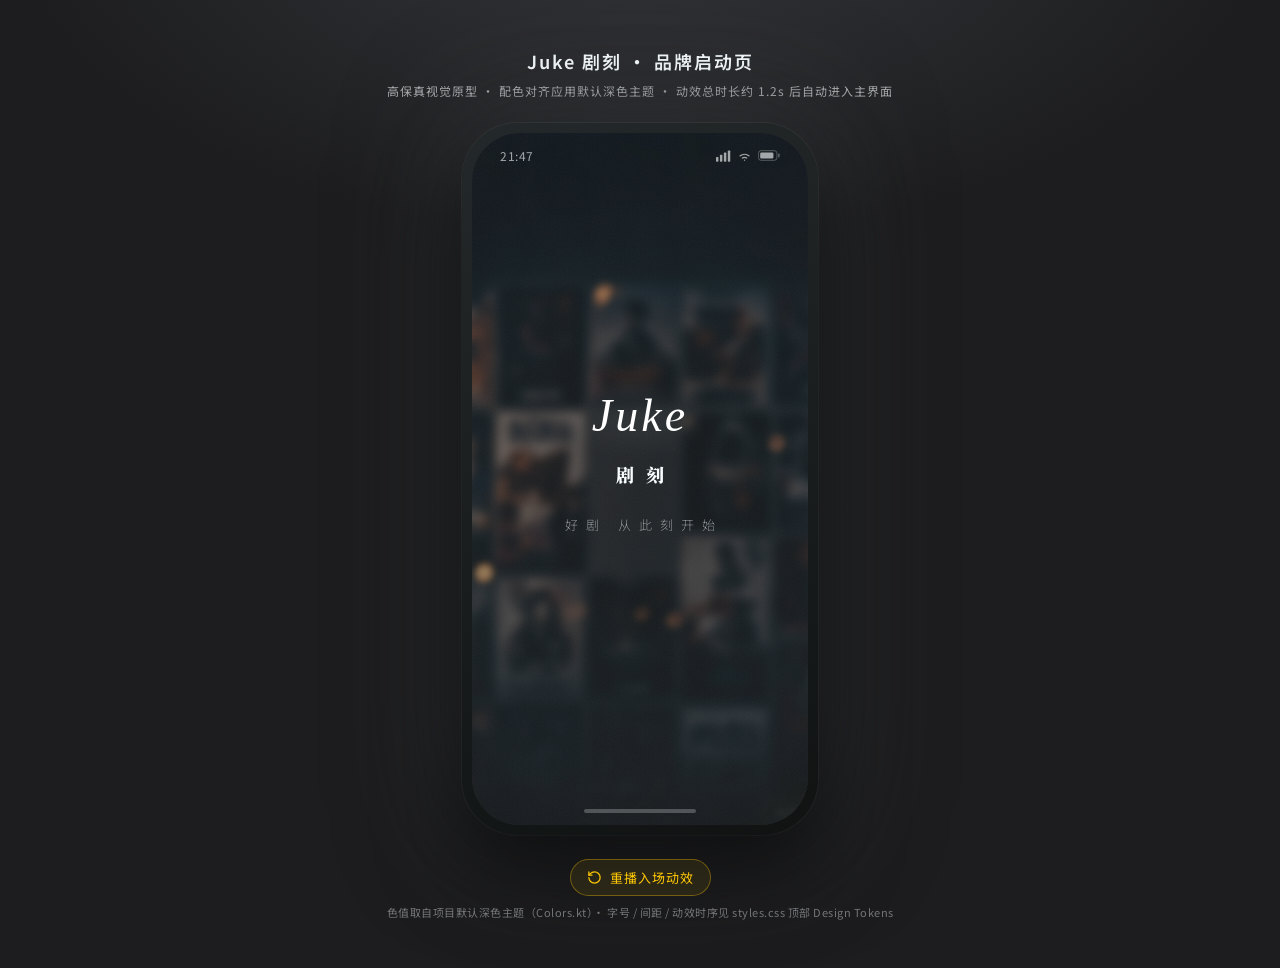
<file: design/juke-splash/index.html>
<!DOCTYPE html>
<html lang="zh-CN">
<head>
<meta charset="UTF-8">
<meta name="viewport" content="width=device-width, initial-scale=1.0">
<title>Juke 剧刻 · 品牌启动页原型</title>
<!-- 中文设计字体（在线预览用；离线时自动回退系统字体，不影响布局） -->
<link rel="preconnect" href="https://fonts.googleapis.com">
<link rel="preconnect" href="https://fonts.gstatic.com" crossorigin>
<link href="https://fonts.googleapis.com/css2?family=Noto+Sans+SC:wght@200&family=Noto+Serif+SC:wght@900&display=swap" rel="stylesheet">
<link rel="stylesheet" href="styles.css">
</head>
<body>
  <main class="stage">
    <header class="stage-head">
      <h1>Juke 剧刻 · 品牌启动页</h1>
      <p>高保真视觉原型 · 配色对齐应用默认深色主题 · 动效总时长约 1.2s 后自动进入主界面</p>
    </header>

    <div class="phone" id="phone">
      <div class="phone-frame">
        <div class="splash is-anim" id="splash">

          <!-- 海报墙背景图（虚化） -->
          <div class="splash-bgimg" aria-hidden="true"></div>

          <!-- 背景氛围层：主题色压暗叠加 / 暗角 / 胶片颗粒 -->
          <div class="splash-bg" aria-hidden="true"></div>
          <div class="splash-vignette" aria-hidden="true"></div>
          <div class="splash-grain" aria-hidden="true"></div>

          <!-- 状态栏（示意） -->
          <div class="statusbar" aria-hidden="true">
            <span class="statusbar-time">21:47</span>
            <span class="statusbar-icons">
              <svg viewBox="0 0 16 12" width="15" height="12" fill="currentColor" aria-hidden="true">
                <rect x="0" y="7" width="2.6" height="5" rx="0.8"/>
                <rect x="4.2" y="4.6" width="2.6" height="7.4" rx="0.8"/>
                <rect x="8.4" y="2.2" width="2.6" height="9.8" rx="0.8"/>
                <rect x="12.6" y="0" width="2.6" height="12" rx="0.8"/>
              </svg>
              <svg viewBox="0 0 24 24" width="15" height="15" fill="none" stroke="currentColor" stroke-width="2" stroke-linecap="round" aria-hidden="true">
                <path d="M5 12.55a11 11 0 0 1 14.08 0"/>
                <path d="M8.53 16.11a6 6 0 0 1 6.95 0"/>
                <circle cx="12" cy="19.4" r="1" fill="currentColor" stroke="none"/>
              </svg>
              <svg viewBox="0 0 25 12" width="22" height="11" aria-hidden="true">
                <rect x="0.5" y="0.5" width="21" height="11" rx="3" fill="none" stroke="currentColor" stroke-opacity="0.5"/>
                <rect x="2.5" y="2.5" width="15" height="7" rx="1.5" fill="currentColor"/>
                <rect x="22.8" y="3.8" width="1.8" height="4.4" rx="0.9" fill="currentColor" fill-opacity="0.5"/>
              </svg>
            </span>
          </div>

          <!-- 品牌主体 -->
          <div class="lockup">
            <h1 class="wordmark">Juke</h1>
            <div class="cn-name">剧刻</div>
            <p class="slogan">好剧 从此刻开始</p>
          </div>

          <!-- Home 指示条（示意） -->
          <div class="home-indicator" aria-hidden="true"></div>
        </div>
      </div>
    </div>

    <div class="stage-actions">
      <button class="replay-btn" id="replayBtn" type="button">
        <svg viewBox="0 0 24 24" width="15" height="15" fill="none" stroke="currentColor" stroke-width="2" stroke-linecap="round" stroke-linejoin="round" aria-hidden="true">
          <path d="M3 12a9 9 0 1 0 9-9 9.75 9.75 0 0 0-6.74 2.74L3 8"/>
          <path d="M3 3v5h5"/>
        </svg>
        重播入场动效
      </button>
      <p class="stage-note">色值取自项目默认深色主题（Colors.kt）· 字号 / 间距 / 动效时序见 styles.css 顶部 Design Tokens</p>
    </div>
  </main>
  <script>
    document.getElementById('replayBtn').addEventListener('click', function () {
      var splash = document.getElementById('splash');
      splash.classList.remove('is-anim');
      void splash.offsetWidth;
      splash.classList.add('is-anim');
    });
  </script>
</body>
</html>
</file>
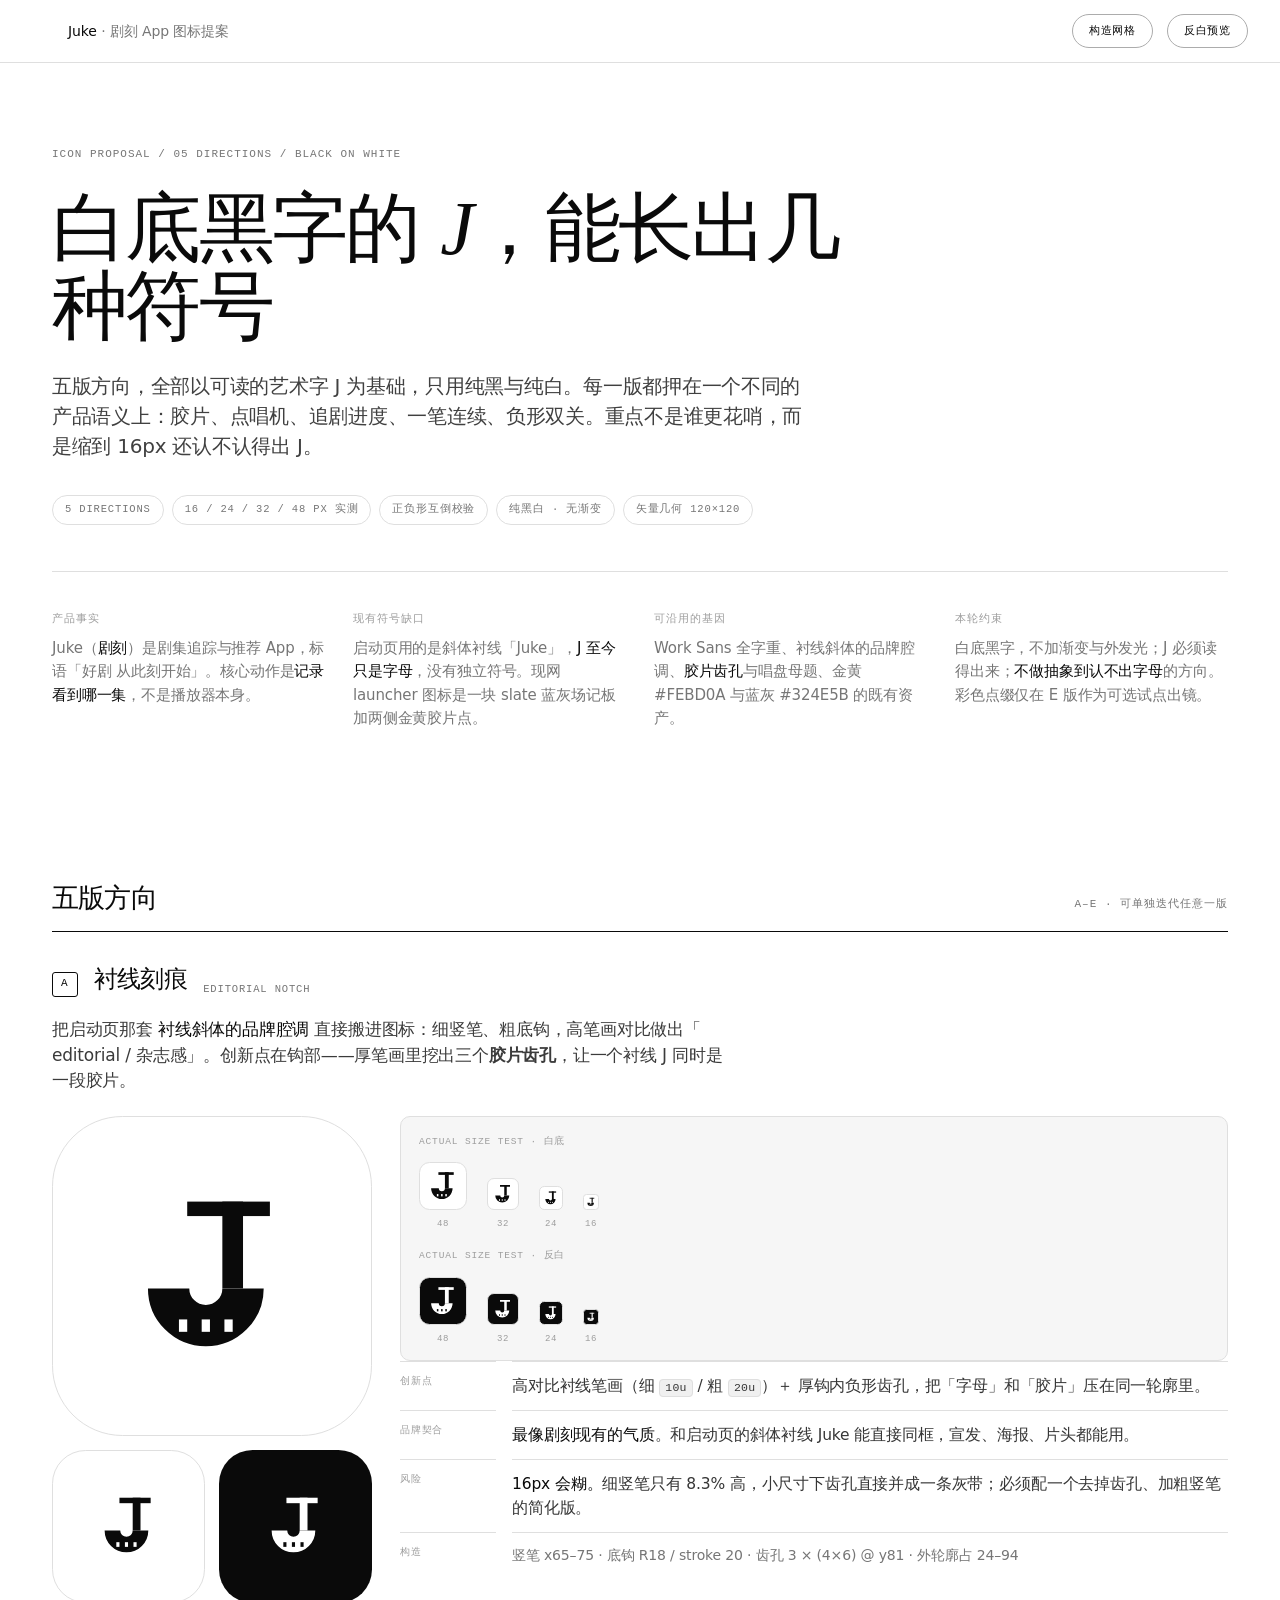
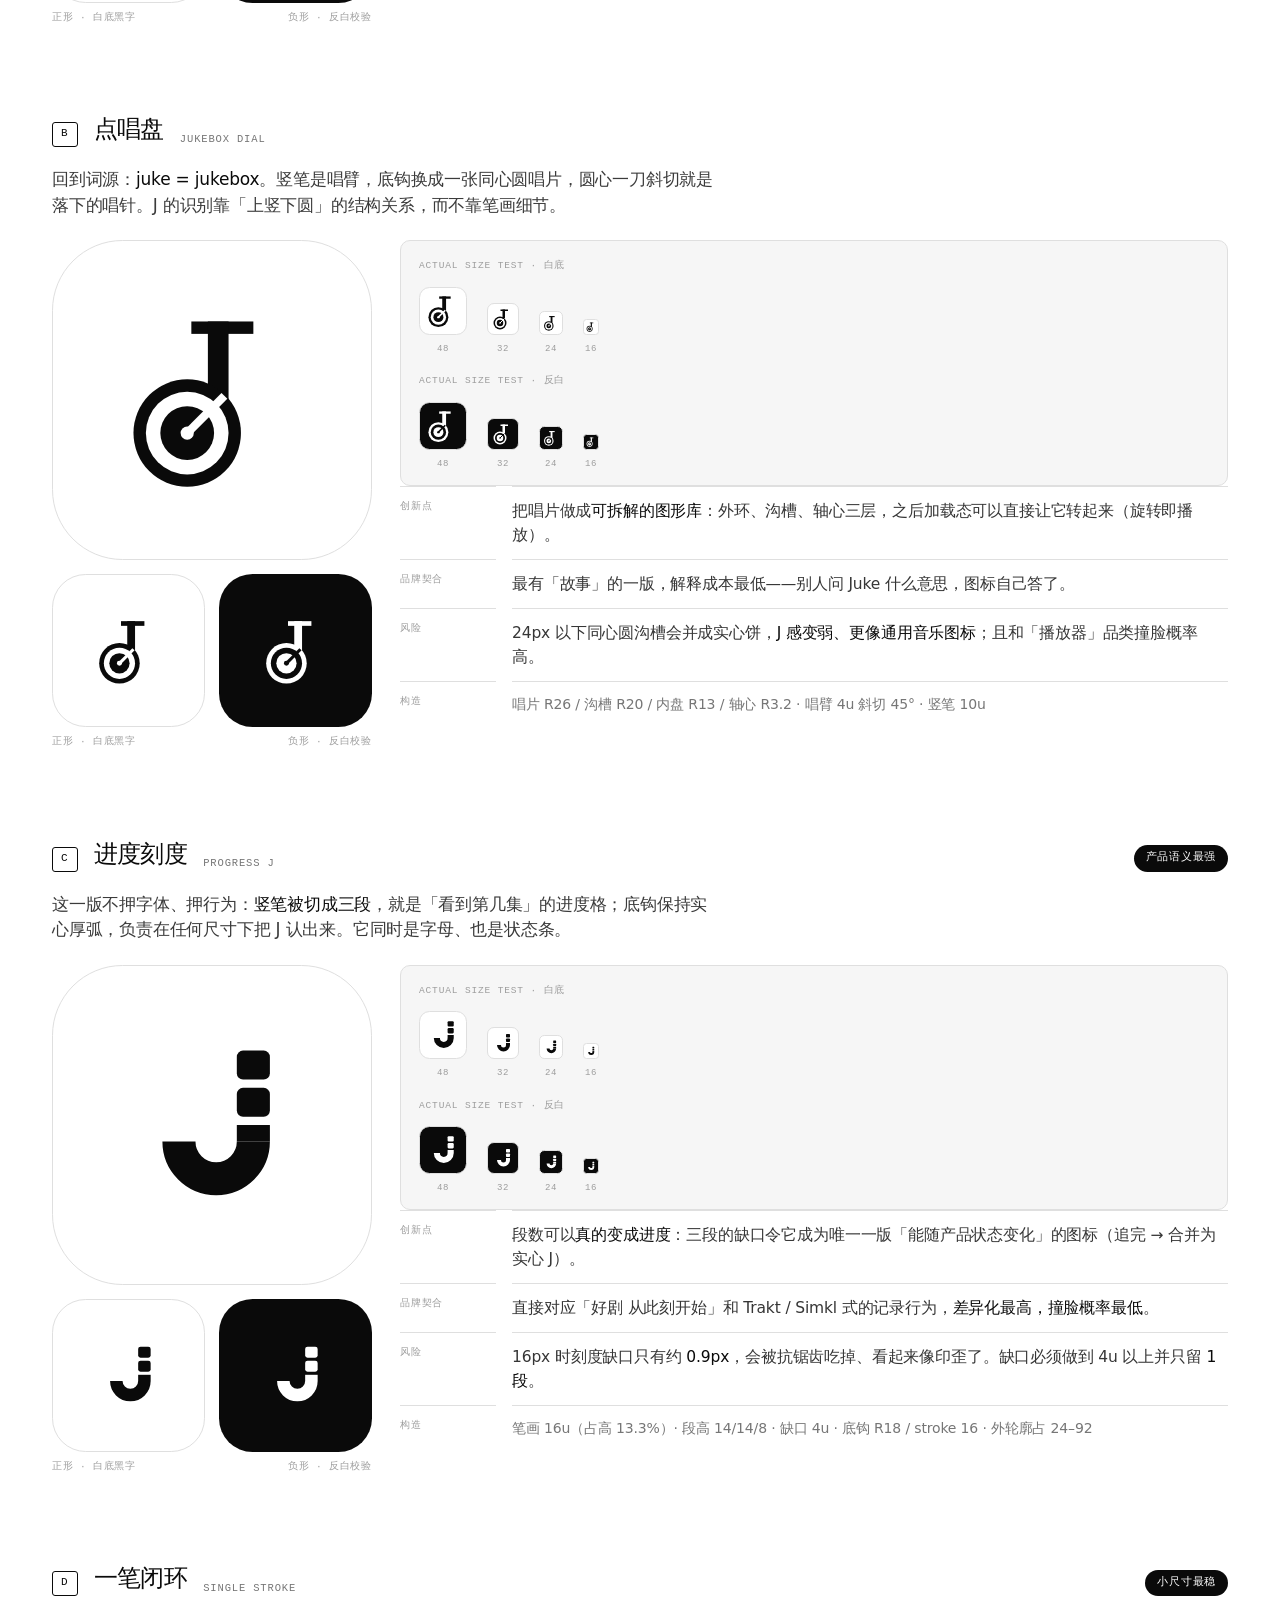
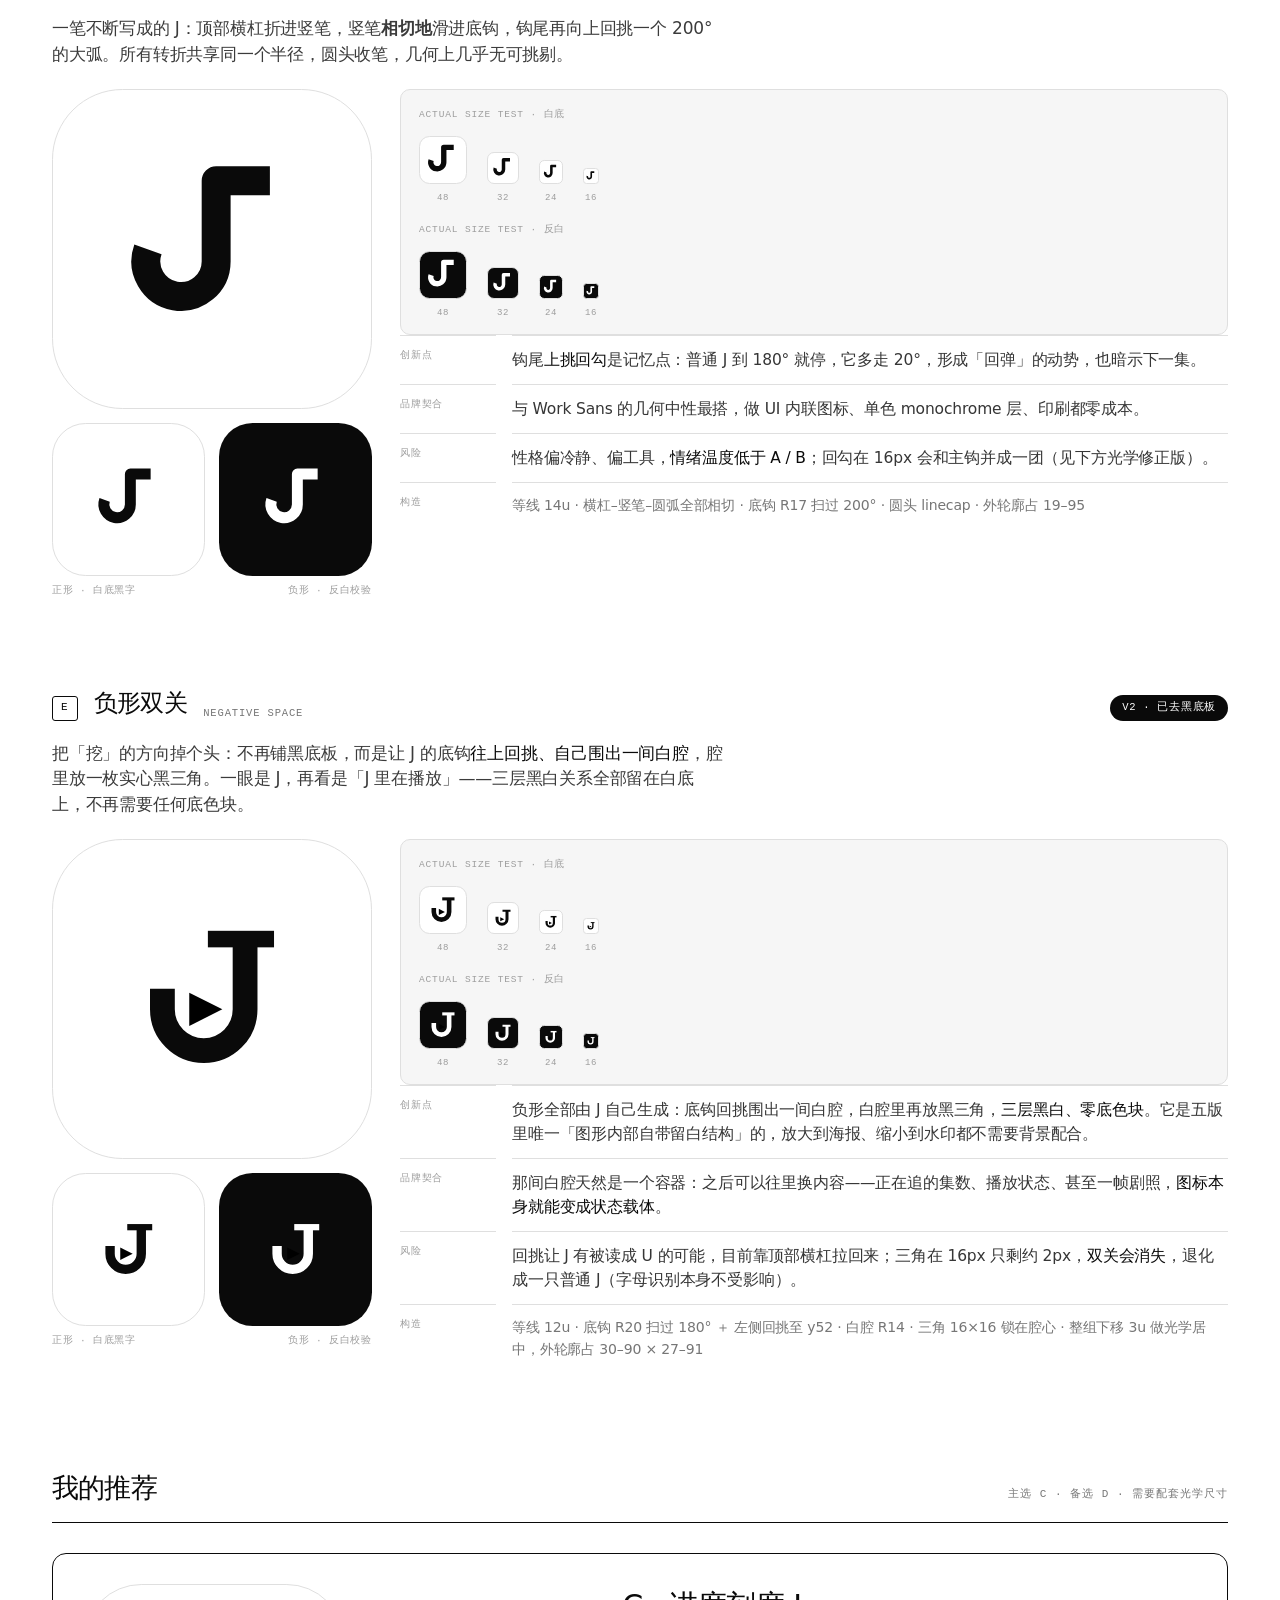
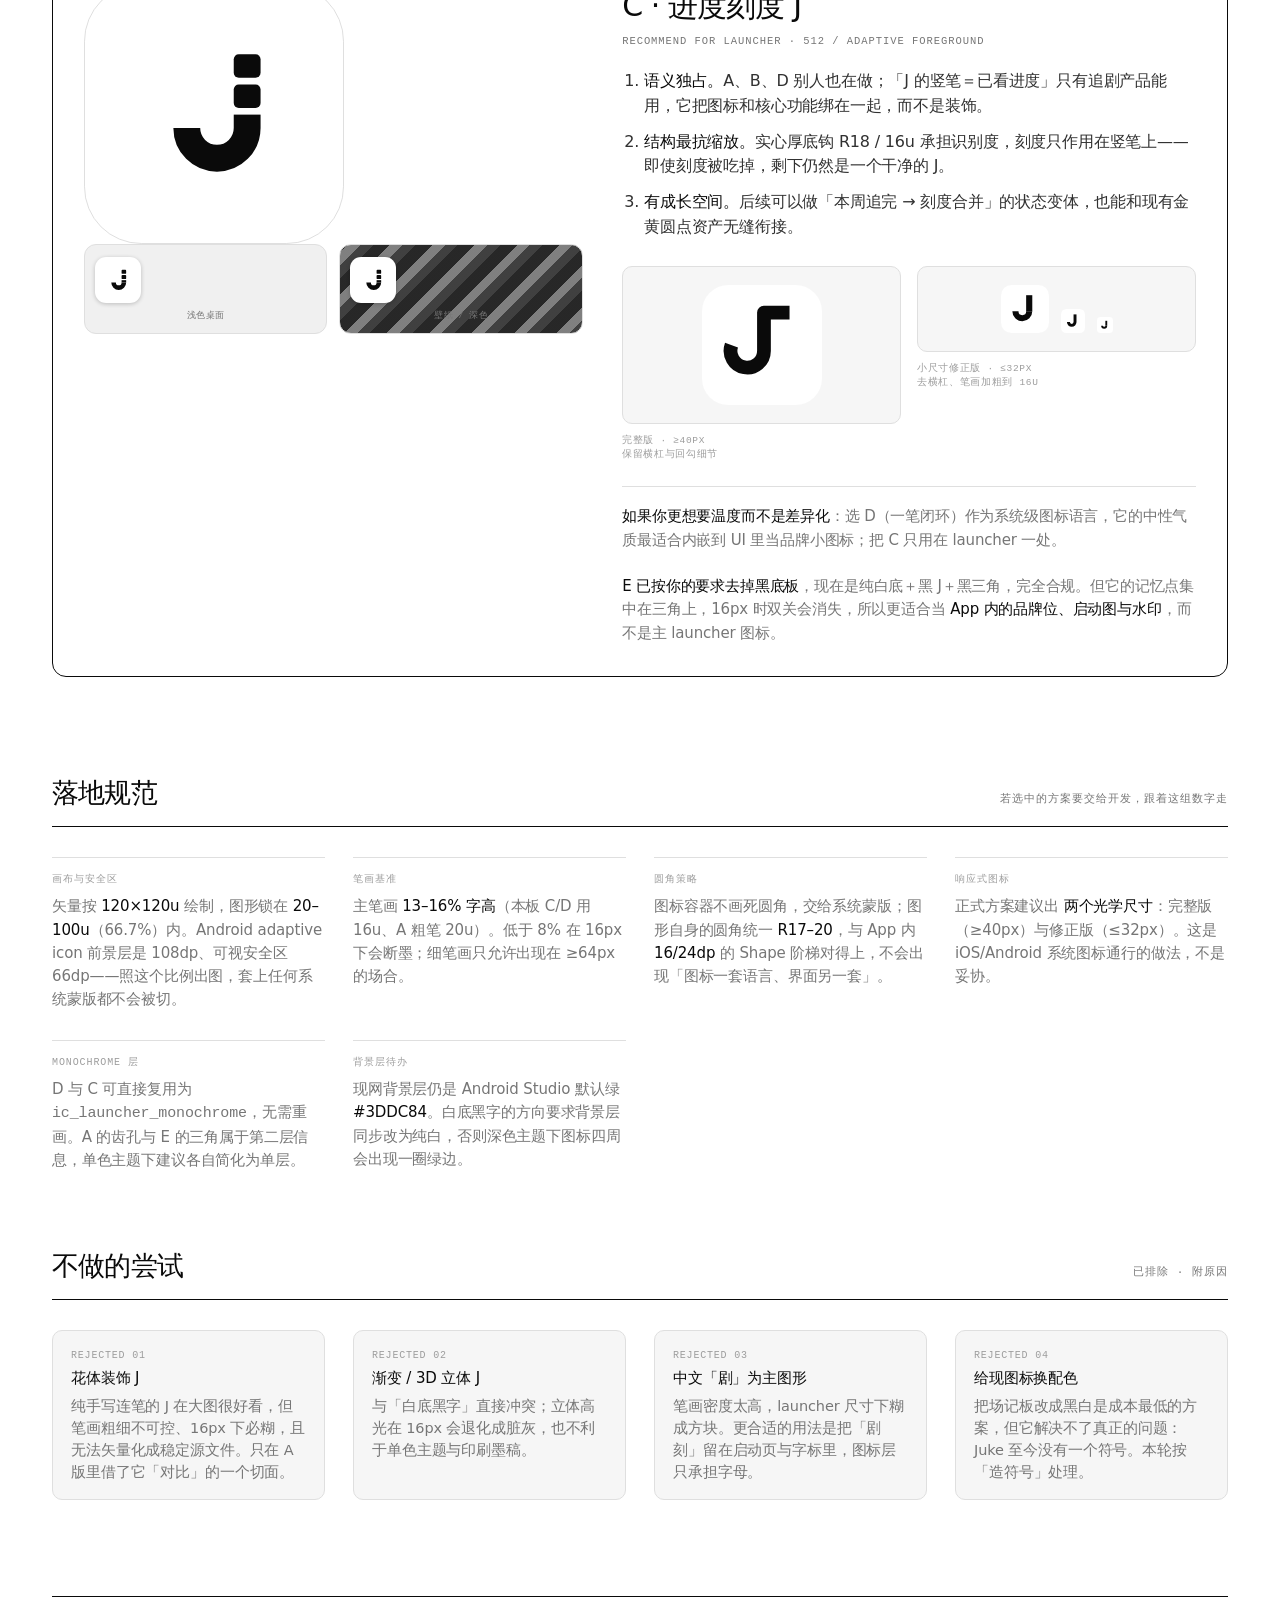
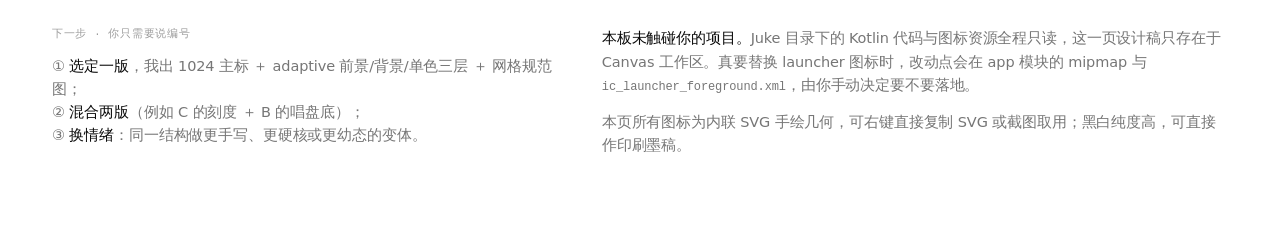
<file: qwenwork/canvas/mvnr5i586kvki7p8/index.html>
<!DOCTYPE html>
<html lang="zh-CN">
<head>
<meta charset="UTF-8">
<meta name="viewport" content="width=device-width, initial-scale=1.0">
<title>Juke · App 图标提案 / 白底黑字艺术字 J</title>
<style>
  /* ---------- seed tokens (all visuals derive from these) ---------- */
  :root {
    --seed-bg: #ffffff;
    --seed-fg: #0a0a0a;
    --seed-accent: #000000;
    --seed-radius: 22%;
    --seed-gap: 28px;
    --seed-grid: 1;

    --paper: var(--seed-bg);
    --ink: var(--seed-fg);
    --accent: var(--seed-accent);

    --hairline: color-mix(in srgb, var(--ink) 13%, var(--paper));
    --hairline-strong: color-mix(in srgb, var(--ink) 34%, var(--paper));
    --muted: color-mix(in srgb, var(--ink) 56%, var(--paper));
    --faint: color-mix(in srgb, var(--ink) 40%, var(--paper));
    --surface: color-mix(in srgb, var(--ink) 3.5%, var(--paper));
    --surface-2: color-mix(in srgb, var(--ink) 6%, var(--paper));
    --glass: color-mix(in srgb, var(--ink) 7%, transparent);

    --font-sans: "figmaSans Fallback", "SF Pro Display", -apple-system, "Segoe UI Variable Display", "Segoe UI", system-ui, "PingFang SC", "Microsoft YaHei", helvetica, sans-serif;
    --font-mono: "figmaMono Fallback", "SF Mono", "Cascadia Mono", "Roboto Mono", menlo, consolas, monospace;
    --font-serif: "Iowan Old Style", "Palatino Linotype", "Songti SC", Georgia, serif;

    --maxw: 1240px;
  }

  body.invert {
    --seed-bg: #0b0b0b;
    --seed-fg: #ffffff;
    --accent: var(--seed-fg);
  }
  body.invert .tile.dark { --tile-paper: var(--seed-fg); --tile-ink: var(--seed-bg); }
  body.invert .tile.light { --tile-paper: var(--seed-fg); --tile-ink: var(--seed-bg); }

  * { box-sizing: border-box; }
  html { -webkit-text-size-adjust: 100%; }

  body {
    margin: 0;
    background: var(--paper);
    color: var(--ink);
    font-family: var(--font-sans);
    font-feature-settings: "kern" 1;
    letter-spacing: -0.16px;
    line-height: 1.45;
    font-weight: 400;
  }

  ::selection { background: var(--ink); color: var(--paper); }

  button:focus-visible, a:focus-visible {
    outline: 2px dashed var(--ink);
    outline-offset: 3px;
  }

  .mono {
    font-family: var(--font-mono);
    text-transform: uppercase;
    letter-spacing: 0.09em;
    font-weight: 400;
  }

  /* ---------- chrome ---------- */
  .bar {
    position: sticky; top: 0; z-index: 40;
    display: flex; align-items: center; gap: 14px;
    padding: 14px 32px;
    background: var(--paper);
    border-bottom: 1px solid var(--hairline);
  }
  .bar-mark { display: flex; align-items: center; gap: 10px; margin-right: auto; }
  .bar-mark svg { width: 26px; height: 26px; display: block; }
  .bar-title { font-size: 14px; letter-spacing: -0.1px; }
  .bar-title b { font-weight: 540; }
  .bar-title span { color: var(--muted); }

  .pill {
    font-family: var(--font-mono);
    text-transform: uppercase; letter-spacing: 0.07em;
    font-size: 11px;
    padding: 8px 16px 9px;
    border-radius: 50px;
    border: 1px solid var(--hairline-strong);
    background: transparent; color: var(--ink);
    cursor: pointer;
    transition: background .16s ease, border-color .16s ease;
  }
  .pill:hover { background: var(--glass); }
  .pill[aria-pressed="true"] { background: var(--ink); color: var(--paper); border-color: var(--ink); }

  .wrap { max-width: var(--maxw); margin: 0 auto; padding: 0 32px; }

  /* ---------- hero ---------- */
  header.hero { padding: 84px 0 44px; }
  .eyebrow { font-size: 11px; color: var(--muted); display: block; margin-bottom: 26px; }
  h1 {
    margin: 0 0 26px;
    font-size: clamp(40px, 6.4vw, 76px);
    line-height: 1.02;
    letter-spacing: -0.035em;
    font-weight: 400;
    max-width: 17ch;
  }
  h1 em { font-style: italic; font-family: var(--font-serif); font-weight: 400; }
  .lede {
    font-size: 20px; line-height: 1.5; letter-spacing: -0.26px;
    font-weight: 340; color: color-mix(in srgb, var(--ink) 78%, var(--paper));
    max-width: 60ch; margin: 0 0 34px;
  }
  .chips { display: flex; flex-wrap: wrap; gap: 8px; }
  .chip {
    font-family: var(--font-mono); font-size: 10.5px; text-transform: uppercase;
    letter-spacing: 0.08em; color: var(--muted);
    border: 1px solid var(--hairline); border-radius: 50px; padding: 6px 12px 7px;
  }

  /* ---------- context strip ---------- */
  .context {
    display: grid; grid-template-columns: repeat(auto-fit, minmax(238px, 1fr));
    gap: var(--seed-gap);
    padding: 40px 0 8px;
    border-top: 1px solid var(--hairline);
    margin-top: 46px;
  }
  .context > div { min-width: 0; }
  .context h3 { margin: 0 0 9px; font-size: 11px; font-weight: 400; color: var(--faint); }
  .context p { margin: 0; font-size: 15px; line-height: 1.55; letter-spacing: -0.14px; font-weight: 330; color: var(--muted); }
  .context p b { color: var(--ink); font-weight: 540; }

  /* ---------- section head ---------- */
  .sec-head {
    display: flex; align-items: baseline; gap: 18px;
    margin: 96px 0 30px; padding-bottom: 14px;
    border-bottom: 1px solid var(--ink);
  }
  .sec-head h2 { margin: 0; font-size: 27px; letter-spacing: -0.028em; font-weight: 450; }
  .sec-head .n { font-family: var(--font-mono); font-size: 11px; color: var(--muted); margin-left: auto; white-space: nowrap; }

  /* ---------- proposal card ---------- */
  .prop { margin-bottom: 88px; scroll-margin-top: 90px; }
  .prop-head { display: flex; align-items: flex-end; gap: 16px; margin-bottom: 20px; flex-wrap: wrap; }
  .prop-code {
    font-family: var(--font-mono); font-size: 11px; letter-spacing: 0.1em;
    border: 1px solid var(--ink); border-radius: 3px; padding: 3px 8px 4px;
  }
  .prop-name { margin: 0; font-size: 24px; letter-spacing: -0.026em; font-weight: 540; }
  .prop-tag { font-family: var(--font-mono); font-size: 10.5px; letter-spacing: 0.08em; text-transform: uppercase; color: var(--muted); }
  .prop-best { margin-left: auto; font-family: var(--font-mono); font-size: 10.5px; letter-spacing: 0.07em; text-transform: uppercase; color: var(--paper); background: var(--ink); border-radius: 50px; padding: 5px 12px 6px; }

  .prop-body {
    display: grid;
    grid-template-columns: minmax(240px, 320px) minmax(280px, 1fr);
    gap: var(--seed-gap);
    align-items: start;
  }

  .stage { display: flex; flex-direction: column; gap: 14px; }

  .tile {
    --tile-paper: var(--paper);
    --tile-ink: var(--ink);
    background: var(--tile-paper);
    border: 1px solid var(--hairline);
    border-radius: var(--seed-radius);
    position: relative;
    display: grid; place-items: center;
    overflow: hidden;
  }
  .tile.dark { --tile-paper: var(--ink); --tile-ink: var(--paper); border-color: transparent; }
  .tile svg { display: block; width: 100%; height: 100%; }
  .tile.hero-tile { aspect-ratio: 1 / 1; }
  .tile.hero-tile svg { width: 78%; height: 78%; }

  .keyline {
    position: absolute; inset: 0; width: 100%; height: 100%;
    opacity: 0; transition: opacity .18s ease; pointer-events: none;
  }
  body.grid .keyline { opacity: var(--seed-grid); }

  .duo { display: grid; grid-template-columns: 1fr 1fr; gap: 14px; }
  .duo .tile { aspect-ratio: 1/1; }
  .duo .tile svg { width: 62%; height: 62%; }
  .duo-cap { display: flex; justify-content: space-between; font-family: var(--font-mono); font-size: 9.5px; letter-spacing: 0.08em; text-transform: uppercase; color: var(--faint); margin-top: -6px; }

  .sizes {
    border: 1px solid var(--hairline);
    border-radius: 10px;
    background: var(--surface);
    padding: 18px 18px 14px;
  }
  .sizes > span { display: block; font-family: var(--font-mono); font-size: 9.5px; letter-spacing: 0.09em; text-transform: uppercase; color: var(--faint); margin-bottom: 14px; }
  .size-row { display: flex; align-items: flex-end; gap: 20px; flex-wrap: wrap; }
  .size-item { display: flex; flex-direction: column; align-items: center; gap: 8px; }
  .size-item .tile { border: 1px solid var(--hairline); }
  .size-item .tile svg { width: 100%; height: 100%; }
  .size-item .lbl { font-family: var(--font-mono); font-size: 9px; letter-spacing: 0.06em; color: var(--faint); }
  .s16 { width: 16px; height: 16px; } .s24 { width: 24px; height: 24px; }
  .s32 { width: 32px; height: 32px; } .s48 { width: 48px; height: 48px; }

  .launch {
    display: grid; grid-template-columns: 1fr 1fr; gap: 12px;
  }
  .launch .scr {
    border-radius: 12px; padding: 12px 10px 10px;
    background: var(--surface-2);
    border: 1px solid var(--hairline);
  }
  /* 模拟"杂乱壁纸"：用斜向硬边条纹代替柔和光斑，避免通用 AI 玻璃球质感 */
  .launch .scr.photo {
    background:
      repeating-linear-gradient(
        -45deg,
        color-mix(in srgb, var(--ink) 78%, var(--paper)) 0 9px,
        color-mix(in srgb, var(--ink) 52%, var(--paper)) 9px 18px,
        color-mix(in srgb, var(--ink) 88%, var(--paper)) 18px 30px
      );
  }
  .launch .scr.photo .tile { border-color: transparent; }
  .launch .ic { width: 46px; height: 46px; }
  .launch .ic .tile { width: 100%; height: 100%; border-radius: 24%; border-color: transparent; box-shadow: 0 1px 4px color-mix(in srgb, var(--ink) 22%, transparent); }
  .launch .cap { font-family: var(--font-mono); font-size: 8.5px; letter-spacing: 0.04em; text-transform: uppercase; color: var(--muted); margin-top: 7px; text-align: center; }

  .notes dl { margin: 0; display: grid; grid-template-columns: 96px 1fr; gap: 0 16px; }
  .notes dt {
    font-family: var(--font-mono); font-size: 10px; letter-spacing: 0.08em; text-transform: uppercase;
    color: var(--faint); padding: 13px 0 13px; border-top: 1px solid var(--hairline);
  }
  .notes dd {
    margin: 0; padding: 12px 0; border-top: 1px solid var(--hairline);
    font-size: 15.5px; line-height: 1.55; letter-spacing: -0.16px; font-weight: 330;
    color: color-mix(in srgb, var(--ink) 82%, var(--paper));
  }
  .notes dd b { font-weight: 540; color: var(--ink); }
  .notes dd code {
    font-family: var(--font-mono); font-size: 11.5px; letter-spacing: 0.02em;
    background: var(--surface-2); border: 1px solid var(--hairline); border-radius: 4px; padding: 1px 5px 2px;
  }
  .notes .spec { color: var(--muted); font-size: 14px; }
  .notes .risk b { color: var(--ink); }

  .prop-concept {
    font-size: 17px; line-height: 1.5; letter-spacing: -0.2px; font-weight: 330;
    color: color-mix(in srgb, var(--ink) 80%, var(--paper));
    margin: 0 0 22px; max-width: 62ch;
  }
  .prop-concept strong { font-weight: 540; color: var(--ink); }

  /* ---------- recommendation ---------- */
  .rec {
    display: grid; grid-template-columns: minmax(280px, 1fr) minmax(300px, 1.15fr);
    gap: calc(var(--seed-gap) * 1.4);
    align-items: start;
    border: 1px solid var(--ink); border-radius: 14px;
    padding: calc(var(--seed-gap) * 1.1);
  }
  .rec-left .tile { aspect-ratio: 1/1; max-width: 260px; }
  .rec-left .tile svg { width: 78%; height: 78%; }
  .rec h3 { margin: 0 0 6px; font-size: 30px; letter-spacing: -0.03em; font-weight: 450; }
  .rec .sub { font-family: var(--font-mono); font-size: 10.5px; letter-spacing: 0.09em; text-transform: uppercase; color: var(--muted); margin-bottom: 20px; }
  .rec ol { margin: 0 0 26px; padding-left: 22px; }
  .rec li { font-size: 16px; line-height: 1.55; letter-spacing: -0.18px; font-weight: 330; margin-bottom: 11px; color: color-mix(in srgb, var(--ink) 84%, var(--paper)); }
  .rec li b { font-weight: 540; color: var(--ink); }
  .rec .alt { border-top: 1px solid var(--hairline); padding-top: 18px; font-size: 15px; line-height: 1.55; font-weight: 330; color: var(--muted); }
  .rec .alt b { color: var(--ink); font-weight: 540; }

  .optical { display: grid; grid-template-columns: 1fr 1fr; gap: 16px; }
  .optical figure { margin: 0; }
  .optical .frame { border: 1px solid var(--hairline); border-radius: 10px; background: var(--surface); padding: 18px; display: grid; place-items: center; }
  .optical .frame .tile { border-color: transparent; }
  .optical figcaption { font-family: var(--font-mono); font-size: 9.5px; letter-spacing: 0.07em; text-transform: uppercase; color: var(--faint); margin-top: 10px; line-height: 1.5; }
  .optical .o-big { width: 120px; height: 120px; }
  .optical .o-small { display: flex; gap: 12px; align-items: flex-end; }

  /* ---------- spec ---------- */
  .spec-grid { display: grid; grid-template-columns: repeat(auto-fit, minmax(215px, 1fr)); gap: var(--seed-gap); }
  .spec-grid > div { border-top: 1px solid var(--hairline); padding-top: 15px; }
  .spec-grid h4 { margin: 0 0 8px; font-family: var(--font-mono); font-size: 10px; letter-spacing: 0.09em; text-transform: uppercase; color: var(--faint); font-weight: 400; }
  .spec-grid p { margin: 0; font-size: 15px; line-height: 1.55; letter-spacing: -0.14px; font-weight: 330; color: var(--muted); }
  .spec-grid p b { color: var(--ink); font-weight: 540; }

  .reject { display: grid; grid-template-columns: repeat(auto-fit, minmax(250px, 1fr)); gap: var(--seed-gap); margin-top: 8px; }
  .reject div { border: 1px solid var(--hairline); border-radius: 10px; padding: 18px 18px 16px; background: var(--surface); }
  .reject h5 { margin: 0 0 7px; font-size: 15px; font-weight: 540; letter-spacing: -0.14px; }
  .reject h5 span { font-family: var(--font-mono); font-size: 10px; letter-spacing: 0.08em; text-transform: uppercase; color: var(--faint); display: block; margin-bottom: 4px; font-weight: 400; }
  .reject p { margin: 0; font-size: 14.5px; line-height: 1.5; letter-spacing: -0.12px; font-weight: 330; color: var(--muted); }

  footer {
    margin-top: 96px; border-top: 1px solid var(--ink);
    padding: 30px 0 84px;
    display: grid; grid-template-columns: minmax(0,1fr) minmax(0,1.2fr); gap: var(--seed-gap);
    align-items: start;
  }
  footer p { margin: 0; font-size: 14.5px; line-height: 1.6; letter-spacing: -0.12px; font-weight: 330; color: var(--muted); }
  footer p b { color: var(--ink); font-weight: 540; }
  footer .next { font-family: var(--font-mono); font-size: 10.5px; letter-spacing: 0.07em; text-transform: uppercase; color: var(--faint); margin-bottom: 12px; }

  @media (max-width: 900px) {
    .wrap { padding: 0 20px; }
    .bar { padding: 12px 20px; }
    .prop-body { grid-template-columns: 1fr; }
    .rec { grid-template-columns: 1fr; }
    footer { grid-template-columns: 1fr; }
    .notes dl { grid-template-columns: 1fr; }
    .notes dt { padding-bottom: 0; border-top: none; margin-top: 14px; }
    header.hero { padding-top: 52px; }
  }
</style>
</head>
<body>

<!-- ============ glyph source (inline SVG, hand-drawn geometry) ============ -->
<svg width="0" height="0" aria-hidden="true" style="position:absolute" focusable="false">
  <defs>

    <!-- A · 衬线刻痕 J -->
    <symbol id="gA" viewBox="0 0 120 120">
      <rect class="ink" x="48" y="24" width="40" height="7"/>
      <rect class="ink" x="65" y="24" width="10" height="42"/>
      <path class="inkS" d="M75 66 A18 18 0 0 1 39 66" stroke-width="20"/>
      <rect class="cut" x="44" y="81" width="4" height="6"/>
      <rect class="cut" x="55" y="81" width="4" height="6"/>
      <rect class="cut" x="66" y="81" width="4" height="6"/>
    </symbol>

    <!-- B · 点唱盘 J -->
    <symbol id="gB" viewBox="0 0 120 120">
      <rect class="ink" x="50" y="22" width="30" height="6"/>
      <rect class="ink" x="58" y="22" width="10" height="48"/>
      <circle class="ink" cx="48" cy="76" r="26"/>
      <circle class="cut" cx="48" cy="76" r="20"/>
      <circle class="ink" cx="48" cy="76" r="13"/>
      <path class="cutS" d="M48 76 L66 58" stroke-width="4"/>
      <circle class="cut" cx="48" cy="76" r="3.2"/>
    </symbol>

    <!-- C · 进度刻度 J -->
    <symbol id="gC" viewBox="0 0 120 120">
      <rect class="ink" x="72" y="24" width="16" height="14" rx="3"/>
      <rect class="ink" x="72" y="42" width="16" height="14" rx="3"/>
      <rect class="ink" x="72" y="60" width="16" height="8"/>
      <path class="inkS" d="M80 68 A18 18 0 0 1 44 68" stroke-width="16"/>
    </symbol>

    <!-- D · 一笔闭环 J -->
    <symbol id="gD" viewBox="0 0 120 120">
      <path class="inkS" d="M88 27 H62 V66 A17 17 0 1 1 29 60.2" stroke-width="14" stroke-linecap="round" stroke-linejoin="round"/>
    </symbol>

    <!-- D-mini · 小尺寸光学修正版 -->
    <symbol id="gDm" viewBox="0 0 120 120">
      <rect class="ink" x="63" y="24" width="16" height="42"/>
      <path class="inkS" d="M71 66 A18 18 0 0 1 35 66" stroke-width="16"/>
    </symbol>

    <!-- E · 负形双关 J（无黑底板 · 纯白底黑字） -->
    <symbol id="gE" viewBox="0 0 120 120">
      <g transform="translate(2 3)">
        <rect class="ink" x="56" y="24" width="32" height="8"/>
        <path class="inkS" d="M74 28 V62 A20 20 0 0 1 34 62 V52" stroke-width="12" stroke-linejoin="round"/>
        <path class="acc" d="M47 54 L63 62 L47 70 Z"/>
      </g>
    </symbol>

    <!-- keyline overlay -->
    <symbol id="key" viewBox="0 0 120 120">
      <g fill="none" stroke="currentColor" stroke-width="0.5">
        <rect x="20" y="20" width="80" height="80"/>
        <rect x="14" y="14" width="92" height="92" stroke-dasharray="2 2"/>
        <circle cx="60" cy="60" r="40"/>
        <circle cx="60" cy="60" r="28" stroke-dasharray="2 2"/>
        <path d="M60 12 V108 M12 60 H108"/>
        <path d="M20 20 L100 100 M100 20 L20 100" stroke-dasharray="1.5 2.5"/>
      </g>
    </symbol>
  </defs>
</svg>

<style>
  .ink { fill: var(--tile-ink); }
  .cut { fill: var(--tile-paper); }
  .inkS { fill: none; stroke: var(--tile-ink); stroke-linecap: butt; }
  .cutS { fill: none; stroke: var(--tile-paper); stroke-linecap: butt; }
  .acc { fill: var(--accent); }
  /* 反白面上强调色回落到墨色，避免纯黑强调在深色底上消失 */
  .tile.dark .acc { fill: var(--tile-ink); }
  .tile { color: color-mix(in srgb, var(--ink) 55%, var(--paper)); }
</style>

<!-- ============ chrome ============ -->
<div class="bar" data-component="proposal-toolbar">
  <div class="bar-mark">
    <svg viewBox="0 0 120 120" aria-hidden="true"><use href="#gD"/></svg>
    <div class="bar-title"><b>Juke</b> <span>· 剧刻 App 图标提案</span></div>
  </div>
  <button class="pill" id="tGrid" aria-pressed="false">构造网格</button>
  <button class="pill" id="tInv" aria-pressed="false">反白预览</button>
</div>

<div class="wrap">
<main>

  <!-- ============ hero ============ -->
  <header class="hero" data-component="proposal-header">
    <span class="eyebrow mono">Icon proposal / 05 directions / black on white</span>
    <h1>白底黑字的 <em>J</em>，能长出几种符号</h1>
    <p class="lede">五版方向，全部以可读的艺术字 J 为基础，只用纯黑与纯白。每一版都押在一个不同的产品语义上：胶片、点唱机、追剧进度、一笔连续、负形双关。重点不是谁更花哨，而是<strong style="font-weight:540">缩到 16px 还认不认得出 J</strong>。</p>
    <div class="chips">
      <span class="chip">5 directions</span>
      <span class="chip">16 / 24 / 32 / 48 px 实测</span>
      <span class="chip">正负形互倒校验</span>
      <span class="chip">纯黑白 · 无渐变</span>
      <span class="chip">矢量几何 120×120</span>
    </div>

    <div class="context" data-component="project-context">
      <div>
        <h3 class="mono">产品事实</h3>
        <p>Juke（<b>剧刻</b>）是剧集追踪与推荐 App，标语「好剧 从此刻开始」。核心动作是<b>记录看到哪一集</b>，不是播放器本身。</p>
      </div>
      <div>
        <h3 class="mono">现有符号缺口</h3>
        <p>启动页用的是斜体衬线「Juke」，<b>J 至今只是字母</b>，没有独立符号。现网 launcher 图标是一块 slate 蓝灰场记板加两侧金黄胶片点。</p>
      </div>
      <div>
        <h3 class="mono">可沿用的基因</h3>
        <p>Work Sans 全字重、衬线斜体的品牌腔调、<b>胶片齿孔</b>与唱盘母题、金黄 #FEBD0A 与蓝灰 #324E5B 的既有资产。</p>
      </div>
      <div>
        <h3 class="mono">本轮约束</h3>
        <p>白底黑字，不加渐变与外发光；J 必须读得出来；<b>不做抽象到认不出字母</b>的方向。彩色点缀仅在 E 版作为可选试点出镜。</p>
      </div>
    </div>
  </header>

  <!-- ============ proposals ============ -->
  <section data-component="proposal-list">
    <div class="sec-head">
      <h2>五版方向</h2>
      <span class="n mono">A–E · 可单独迭代任意一版</span>
    </div>

    <!-- A -->
    <article class="prop" data-component="proposal-a">
      <div class="prop-head">
        <span class="prop-code mono">A</span>
        <h3 class="prop-name">衬线刻痕</h3>
        <span class="prop-tag mono">editorial notch</span>
      </div>
      <p class="prop-concept">把启动页那套 <strong>衬线斜体的品牌腔调</strong> 直接搬进图标：细竖笔、粗底钩，高笔画对比做出「 editorial / 杂志感」。创新点在钩部——厚笔画里挖出三个<b>胶片齿孔</b>，让一个衬线 J 同时是一段胶片。</p>
      <div class="prop-body">
        <div class="stage">
          <div class="tile hero-tile">
            <svg viewBox="0 0 120 120" role="img" aria-label="方案 A 衬线刻痕 J 图标"><use href="#gA"/></svg>
            <svg class="keyline" viewBox="0 0 120 120" aria-hidden="true"><use href="#key"/></svg>
          </div>
          <div class="duo">
            <div class="tile light"><svg viewBox="0 0 120 120" aria-hidden="true"><use href="#gA"/></svg></div>
            <div class="tile dark"><svg viewBox="0 0 120 120" aria-hidden="true"><use href="#gA"/></svg></div>
          </div>
          <div class="duo-cap"><span>正形 · 白底黑字</span><span>负形 · 反白校验</span></div>
        </div>
        <div class="notes">
          <div class="sizes" data-component="size-test">
            <span>Actual size test · 白底</span>
            <div class="size-row">
              <div class="size-item"><div class="tile s48"><svg viewBox="0 0 120 120" aria-hidden="true"><use href="#gA"/></svg></div><span class="lbl mono">48</span></div>
              <div class="size-item"><div class="tile s32"><svg viewBox="0 0 120 120" aria-hidden="true"><use href="#gA"/></svg></div><span class="lbl mono">32</span></div>
              <div class="size-item"><div class="tile s24"><svg viewBox="0 0 120 120" aria-hidden="true"><use href="#gA"/></svg></div><span class="lbl mono">24</span></div>
              <div class="size-item"><div class="tile s16"><svg viewBox="0 0 120 120" aria-hidden="true"><use href="#gA"/></svg></div><span class="lbl mono">16</span></div>
            </div>
            <span style="margin-top:18px">Actual size test · 反白</span>
            <div class="size-row">
              <div class="size-item"><div class="tile dark s48"><svg viewBox="0 0 120 120" aria-hidden="true"><use href="#gA"/></svg></div><span class="lbl mono">48</span></div>
              <div class="size-item"><div class="tile dark s32"><svg viewBox="0 0 120 120" aria-hidden="true"><use href="#gA"/></svg></div><span class="lbl mono">32</span></div>
              <div class="size-item"><div class="tile dark s24"><svg viewBox="0 0 120 120" aria-hidden="true"><use href="#gA"/></svg></div><span class="lbl mono">24</span></div>
              <div class="size-item"><div class="tile dark s16"><svg viewBox="0 0 120 120" aria-hidden="true"><use href="#gA"/></svg></div><span class="lbl mono">16</span></div>
            </div>
          </div>
          <dl>
            <dt>创新点</dt><dd>高对比衬线笔画（细 <code>10u</code> / 粗 <code>20u</code>）＋ 厚钩内负形齿孔，把「字母」和「胶片」压在同一轮廓里。</dd>
            <dt>品牌契合</dt><dd><b>最像剧刻现有的气质</b>。和启动页的斜体衬线 Juke 能直接同框，宣发、海报、片头都能用。</dd>
            <dt class="risk">风险</dt><dd class="risk"><b>16px 会糊。</b>细竖笔只有 8.3% 高，小尺寸下齿孔直接并成一条灰带；必须配一个去掉齿孔、加粗竖笔的简化版。</dd>
            <dt>构造</dt><dd class="spec">竖笔 x65–75 · 底钩 R18 / stroke 20 · 齿孔 3 × (4×6) @ y81 · 外轮廓占 24–94</dd>
          </dl>
        </div>
      </div>
    </article>

    <!-- B -->
    <article class="prop" data-component="proposal-b">
      <div class="prop-head">
        <span class="prop-code mono">B</span>
        <h3 class="prop-name">点唱盘</h3>
        <span class="prop-tag mono">jukebox dial</span>
      </div>
      <p class="prop-concept">回到词源：<strong>juke = jukebox</strong>。竖笔是唱臂，底钩换成一张同心圆唱片，圆心一刀斜切就是落下的唱针。J 的识别靠「上竖下圆」的结构关系，而不靠笔画细节。</p>
      <div class="prop-body">
        <div class="stage">
          <div class="tile hero-tile">
            <svg viewBox="0 0 120 120" role="img" aria-label="方案 B 点唱盘 J 图标"><use href="#gB"/></svg>
            <svg class="keyline" viewBox="0 0 120 120" aria-hidden="true"><use href="#key"/></svg>
          </div>
          <div class="duo">
            <div class="tile light"><svg viewBox="0 0 120 120" aria-hidden="true"><use href="#gB"/></svg></div>
            <div class="tile dark"><svg viewBox="0 0 120 120" aria-hidden="true"><use href="#gB"/></svg></div>
          </div>
          <div class="duo-cap"><span>正形 · 白底黑字</span><span>负形 · 反白校验</span></div>
        </div>
        <div class="notes">
          <div class="sizes">
            <span>Actual size test · 白底</span>
            <div class="size-row">
              <div class="size-item"><div class="tile s48"><svg viewBox="0 0 120 120" aria-hidden="true"><use href="#gB"/></svg></div><span class="lbl mono">48</span></div>
              <div class="size-item"><div class="tile s32"><svg viewBox="0 0 120 120" aria-hidden="true"><use href="#gB"/></svg></div><span class="lbl mono">32</span></div>
              <div class="size-item"><div class="tile s24"><svg viewBox="0 0 120 120" aria-hidden="true"><use href="#gB"/></svg></div><span class="lbl mono">24</span></div>
              <div class="size-item"><div class="tile s16"><svg viewBox="0 0 120 120" aria-hidden="true"><use href="#gB"/></svg></div><span class="lbl mono">16</span></div>
            </div>
            <span style="margin-top:18px">Actual size test · 反白</span>
            <div class="size-row">
              <div class="size-item"><div class="tile dark s48"><svg viewBox="0 0 120 120" aria-hidden="true"><use href="#gB"/></svg></div><span class="lbl mono">48</span></div>
              <div class="size-item"><div class="tile dark s32"><svg viewBox="0 0 120 120" aria-hidden="true"><use href="#gB"/></svg></div><span class="lbl mono">32</span></div>
              <div class="size-item"><div class="tile dark s24"><svg viewBox="0 0 120 120" aria-hidden="true"><use href="#gB"/></svg></div><span class="lbl mono">24</span></div>
              <div class="size-item"><div class="tile dark s16"><svg viewBox="0 0 120 120" aria-hidden="true"><use href="#gB"/></svg></div><span class="lbl mono">16</span></div>
            </div>
          </div>
          <dl>
            <dt>创新点</dt><dd>把唱片做成<b>可拆解的图形库</b>：外环、沟槽、轴心三层，之后加载态可以直接让它转起来（旋转即播放）。</dd>
            <dt>品牌契合</dt><dd>最有「故事」的一版，解释成本最低——别人问 Juke 什么意思，图标自己答了。</dd>
            <dt class="risk">风险</dt><dd class="risk">24px 以下同心圆沟槽会并成实心饼，<b>J 感变弱、更像通用音乐图标</b>；且和「播放器」品类撞脸概率高。</dd>
            <dt>构造</dt><dd class="spec">唱片 R26 / 沟槽 R20 / 内盘 R13 / 轴心 R3.2 · 唱臂 4u 斜切 45° · 竖笔 10u</dd>
          </dl>
        </div>
      </div>
    </article>

    <!-- C -->
    <article class="prop" data-component="proposal-c">
      <div class="prop-head">
        <span class="prop-code mono">C</span>
        <h3 class="prop-name">进度刻度</h3>
        <span class="prop-tag mono">progress j</span>
        <span class="prop-best mono">产品语义最强</span>
      </div>
      <p class="prop-concept">这一版不押字体、押行为：<strong>竖笔被切成三段</strong>，就是「看到第几集」的进度格；底钩保持实心厚弧，负责在任何尺寸下把 J 认出来。它同时是字母、也是状态条。</p>
      <div class="prop-body">
        <div class="stage">
          <div class="tile hero-tile">
            <svg viewBox="0 0 120 120" role="img" aria-label="方案 C 进度刻度 J 图标"><use href="#gC"/></svg>
            <svg class="keyline" viewBox="0 0 120 120" aria-hidden="true"><use href="#gC"/></svg>
          </div>
          <div class="duo">
            <div class="tile light"><svg viewBox="0 0 120 120" aria-hidden="true"><use href="#gC"/></svg></div>
            <div class="tile dark"><svg viewBox="0 0 120 120" aria-hidden="true"><use href="#gC"/></svg></div>
          </div>
          <div class="duo-cap"><span>正形 · 白底黑字</span><span>负形 · 反白校验</span></div>
        </div>
        <div class="notes">
          <div class="sizes">
            <span>Actual size test · 白底</span>
            <div class="size-row">
              <div class="size-item"><div class="tile s48"><svg viewBox="0 0 120 120" aria-hidden="true"><use href="#gC"/></svg></div><span class="lbl mono">48</span></div>
              <div class="size-item"><div class="tile s32"><svg viewBox="0 0 120 120" aria-hidden="true"><use href="#gC"/></svg></div><span class="lbl mono">32</span></div>
              <div class="size-item"><div class="tile s24"><svg viewBox="0 0 120 120" aria-hidden="true"><use href="#gC"/></svg></div><span class="lbl mono">24</span></div>
              <div class="size-item"><div class="tile s16"><svg viewBox="0 0 120 120" aria-hidden="true"><use href="#gC"/></svg></div><span class="lbl mono">16</span></div>
            </div>
            <span style="margin-top:18px">Actual size test · 反白</span>
            <div class="size-row">
              <div class="size-item"><div class="tile dark s48"><svg viewBox="0 0 120 120" aria-hidden="true"><use href="#gC"/></svg></div><span class="lbl mono">48</span></div>
              <div class="size-item"><div class="tile dark s32"><svg viewBox="0 0 120 120" aria-hidden="true"><use href="#gC"/></svg></div><span class="lbl mono">32</span></div>
              <div class="size-item"><div class="tile dark s24"><svg viewBox="0 0 120 120" aria-hidden="true"><use href="#gC"/></svg></div><span class="lbl mono">24</span></div>
              <div class="size-item"><div class="tile dark s16"><svg viewBox="0 0 120 120" aria-hidden="true"><use href="#gC"/></svg></div><span class="lbl mono">16</span></div>
            </div>
          </div>
          <dl>
            <dt>创新点</dt><dd>段数可以<b>真的变成进度</b>：三段的缺口令它成为唯一一版「能随产品状态变化」的图标（追完 → 合并为实心 J）。</dd>
            <dt>品牌契合</dt><dd>直接对应「好剧 从此刻开始」和 Trakt / Simkl 式的记录行为，<b>差异化最高，撞脸概率最低</b>。</dd>
            <dt class="risk">风险</dt><dd class="risk">16px 时刻度缺口只有约 <b>0.9px</b>，会被抗锯齿吃掉、看起来像印歪了。缺口必须做到 4u 以上并只留 <b>1 段</b>。</dd>
            <dt>构造</dt><dd class="spec">笔画 16u（占高 13.3%）· 段高 14/14/8 · 缺口 4u · 底钩 R18 / stroke 16 · 外轮廓占 24–92</dd>
          </dl>
        </div>
      </div>
    </article>

    <!-- D -->
    <article class="prop" data-component="proposal-d">
      <div class="prop-head">
        <span class="prop-code mono">D</span>
        <h3 class="prop-name">一笔闭环</h3>
        <span class="prop-tag mono">single stroke</span>
        <span class="prop-best mono">小尺寸最稳</span>
      </div>
      <p class="prop-concept">一笔不断写成的 J：顶部横杠折进竖笔，竖笔<b>相切地</b>滑进底钩，钩尾再向上回挑一个 200° 的大弧。所有转折共享同一个半径，圆头收笔，几何上几乎无可挑剔。</p>
      <div class="prop-body">
        <div class="stage">
          <div class="tile hero-tile">
            <svg viewBox="0 0 120 120" role="img" aria-label="方案 D 一笔闭环 J 图标"><use href="#gD"/></svg>
            <svg class="keyline" viewBox="0 0 120 120" aria-hidden="true"><use href="#key"/></svg>
          </div>
          <div class="duo">
            <div class="tile light"><svg viewBox="0 0 120 120" aria-hidden="true"><use href="#gD"/></svg></div>
            <div class="tile dark"><svg viewBox="0 0 120 120" aria-hidden="true"><use href="#gD"/></svg></div>
          </div>
          <div class="duo-cap"><span>正形 · 白底黑字</span><span>负形 · 反白校验</span></div>
        </div>
        <div class="notes">
          <div class="sizes">
            <span>Actual size test · 白底</span>
            <div class="size-row">
              <div class="size-item"><div class="tile s48"><svg viewBox="0 0 120 120" aria-hidden="true"><use href="#gD"/></svg></div><span class="lbl mono">48</span></div>
              <div class="size-item"><div class="tile s32"><svg viewBox="0 0 120 120" aria-hidden="true"><use href="#gD"/></svg></div><span class="lbl mono">32</span></div>
              <div class="size-item"><div class="tile s24"><svg viewBox="0 0 120 120" aria-hidden="true"><use href="#gD"/></svg></div><span class="lbl mono">24</span></div>
              <div class="size-item"><div class="tile s16"><svg viewBox="0 0 120 120" aria-hidden="true"><use href="#gD"/></svg></div><span class="lbl mono">16</span></div>
            </div>
            <span style="margin-top:18px">Actual size test · 反白</span>
            <div class="size-row">
              <div class="size-item"><div class="tile dark s48"><svg viewBox="0 0 120 120" aria-hidden="true"><use href="#gD"/></svg></div><span class="lbl mono">48</span></div>
              <div class="size-item"><div class="tile dark s32"><svg viewBox="0 0 120 120" aria-hidden="true"><use href="#gD"/></svg></div><span class="lbl mono">32</span></div>
              <div class="size-item"><div class="tile dark s24"><svg viewBox="0 0 120 120" aria-hidden="true"><use href="#gD"/></svg></div><span class="lbl mono">24</span></div>
              <div class="size-item"><div class="tile dark s16"><svg viewBox="0 0 120 120" aria-hidden="true"><use href="#gD"/></svg></div><span class="lbl mono">16</span></div>
            </div>
          </div>
          <dl>
            <dt>创新点</dt><dd>钩尾<b>上挑回勾</b>是记忆点：普通 J 到 180° 就停，它多走 20°，形成「回弹」的动势，也暗示下一集。</dd>
            <dt>品牌契合</dt><dd>与 Work Sans 的几何中性最搭，做 UI 内联图标、单色 monochrome 层、印刷都零成本。</dd>
            <dt class="risk">风险</dt><dd class="risk">性格偏冷静、偏工具，<b>情绪温度低于 A / B</b>；回勾在 16px 会和主钩并成一团（见下方光学修正版）。</dd>
            <dt>构造</dt><dd class="spec">等线 14u · 横杠–竖笔–圆弧全部相切 · 底钩 R17 扫过 200° · 圆头 linecap · 外轮廓占 19–95</dd>
          </dl>
        </div>
      </div>
    </article>

    <!-- E -->
    <article class="prop" data-component="proposal-e">
      <div class="prop-head">
        <span class="prop-code mono">E</span>
        <h3 class="prop-name">负形双关</h3>
        <span class="prop-tag mono">negative space</span>
        <span class="prop-best mono">v2 · 已去黑底板</span>
      </div>
      <p class="prop-concept">把「挖」的方向掉个头：不再铺黑底板，而是让 J 的底钩<strong>往上回挑、自己围出一间白腔</strong>，腔里放一枚实心黑三角。一眼是 J，再看是「J 里在播放」——三层黑白关系全部留在白底上，不再需要任何底色块。</p>
      <div class="prop-body">
        <div class="stage">
          <div class="tile hero-tile">
            <svg viewBox="0 0 120 120" role="img" aria-label="方案 E 负形双关 J 图标"><use href="#gE"/></svg>
            <svg class="keyline" viewBox="0 0 120 120" aria-hidden="true"><use href="#key"/></svg>
          </div>
          <div class="duo">
            <div class="tile light"><svg viewBox="0 0 120 120" aria-hidden="true"><use href="#gE"/></svg></div>
            <div class="tile dark"><svg viewBox="0 0 120 120" aria-hidden="true"><use href="#gE"/></svg></div>
          </div>
          <div class="duo-cap"><span>正形 · 白底黑字</span><span>负形 · 反白校验</span></div>
        </div>
        <div class="notes">
          <div class="sizes">
            <span>Actual size test · 白底</span>
            <div class="size-row">
              <div class="size-item"><div class="tile s48"><svg viewBox="0 0 120 120" aria-hidden="true"><use href="#gE"/></svg></div><span class="lbl mono">48</span></div>
              <div class="size-item"><div class="tile s32"><svg viewBox="0 0 120 120" aria-hidden="true"><use href="#gE"/></svg></div><span class="lbl mono">32</span></div>
              <div class="size-item"><div class="tile s24"><svg viewBox="0 0 120 120" aria-hidden="true"><use href="#gE"/></svg></div><span class="lbl mono">24</span></div>
              <div class="size-item"><div class="tile s16"><svg viewBox="0 0 120 120" aria-hidden="true"><use href="#gE"/></svg></div><span class="lbl mono">16</span></div>
            </div>
            <span style="margin-top:18px">Actual size test · 反白</span>
            <div class="size-row">
              <div class="size-item"><div class="tile dark s48"><svg viewBox="0 0 120 120" aria-hidden="true"><use href="#gE"/></svg></div><span class="lbl mono">48</span></div>
              <div class="size-item"><div class="tile dark s32"><svg viewBox="0 0 120 120" aria-hidden="true"><use href="#gE"/></svg></div><span class="lbl mono">32</span></div>
              <div class="size-item"><div class="tile dark s24"><svg viewBox="0 0 120 120" aria-hidden="true"><use href="#gE"/></svg></div><span class="lbl mono">24</span></div>
              <div class="size-item"><div class="tile dark s16"><svg viewBox="0 0 120 120" aria-hidden="true"><use href="#gE"/></svg></div><span class="lbl mono">16</span></div>
            </div>
          </div>
          <dl>
            <dt>创新点</dt><dd>负形全部由 J 自己生成：底钩回挑围出一间白腔，白腔里再放黑三角，<b>三层黑白、零底色块</b>。它是五版里唯一「图形内部自带留白结构」的，放大到海报、缩小到水印都不需要背景配合。</dd>
            <dt>品牌契合</dt><dd>那间白腔天然是一个容器：之后可以往里换内容——正在追的集数、播放状态、甚至一帧剧照，<b>图标本身就能变成状态载体</b>。</dd>
            <dt class="risk">风险</dt><dd class="risk">回挑让 J 有被读成 U 的可能，目前靠顶部横杠拉回来；三角在 16px 只剩约 2px，<b>双关会消失</b>，退化成一只普通 J（字母识别本身不受影响）。</dd>
            <dt>构造</dt><dd class="spec">等线 12u · 底钩 R20 扫过 180° ＋ 左侧回挑至 y52 · 白腔 R14 · 三角 16×16 锁在腔心 · 整组下移 3u 做光学居中，外轮廓占 30–90 × 27–91</dd>
          </dl>
        </div>
      </div>
    </article>
  </section>

  <!-- ============ recommendation ============ -->
  <section data-component="recommendation">
    <div class="sec-head">
      <h2>我的推荐</h2>
      <span class="n mono">主选 C · 备选 D · 需要配套光学尺寸</span>
    </div>
    <div class="rec">
      <div class="rec-left">
        <div class="tile">
          <svg viewBox="0 0 120 120" role="img" aria-label="推荐方案 C 进度刻度 J"><use href="#gC"/></svg>
          <svg class="keyline" viewBox="0 0 120 120" aria-hidden="true"><use href="#key"/></svg>
        </div>
        <div class="launch" data-component="context-preview">
          <div class="scr">
            <div class="ic"><div class="tile"><svg viewBox="0 0 120 120" aria-hidden="true"><use href="#gC"/></svg></div></div>
            <div class="cap mono">浅色桌面</div>
          </div>
          <div class="scr photo">
            <div class="ic"><div class="tile"><svg viewBox="0 0 120 120" aria-hidden="true"><use href="#gC"/></svg></div></div>
            <div class="cap mono">壁纸 / 深色</div>
          </div>
        </div>
      </div>
      <div>
        <h3>C · 进度刻度 J</h3>
        <div class="sub mono">recommend for launcher · 512 / adaptive foreground</div>
        <ol>
          <li><b>语义独占。</b>A、B、D 别人也在做；「J 的竖笔＝已看进度」只有追剧产品能用，它把图标和核心功能绑在一起，而不是装饰。</li>
          <li><b>结构最抗缩放。</b>实心厚底钩 R18 / 16u 承担识别度，刻度只作用在竖笔上——即使刻度被吃掉，剩下仍然是一个干净的 J。</li>
          <li><b>有成长空间。</b>后续可以做「本周追完 → 刻度合并」的状态变体，也能和现有金黄圆点资产无缝衔接。</li>
        </ol>
        <div class="optical" data-component="optical-sizing" style="margin:22px 0 24px">
          <figure>
            <div class="frame"><div class="tile o-big"><svg viewBox="0 0 120 120" aria-hidden="true"><use href="#gD"/></svg></div></div>
            <figcaption>完整版 · ≥40px<br>保留横杠与回勾细节</figcaption>
          </figure>
          <figure>
            <div class="frame"><div class="o-small">
              <div class="tile" style="width:48px;height:48px"><svg viewBox="0 0 120 120" aria-hidden="true"><use href="#gDm"/></svg></div>
              <div class="tile" style="width:24px;height:24px"><svg viewBox="0 0 120 120" aria-hidden="true"><use href="#gDm"/></svg></div>
              <div class="tile" style="width:16px;height:16px"><svg viewBox="0 0 120 120" aria-hidden="true"><use href="#gDm"/></svg></div>
            </div></div>
            <figcaption>小尺寸修正版 · ≤32px<br>去横杠、笔画加粗到 16u</figcaption>
          </figure>
        </div>
        <div class="alt">
          <b>如果你更想要温度而不是差异化</b>：选 D（一笔闭环）作为系统级图标语言，它的中性气质最适合内嵌到 UI 里当品牌小图标；把 C 只用在 launcher 一处。<br><br>
          <b>E 已按你的要求去掉黑底板</b>，现在是纯白底＋黑 J＋黑三角，完全合规。但它的记忆点集中在三角上，16px 时双关会消失，所以更适合当 <b>App 内的品牌位、启动图与水印</b>，而不是主 launcher 图标。
        </div>
      </div>
    </div>
  </section>

  <!-- ============ spec ============ -->
  <section data-component="design-spec">
    <div class="sec-head">
      <h2>落地规范</h2>
      <span class="n mono">若选中的方案要交给开发，跟着这组数字走</span>
    </div>
    <div class="spec-grid">
      <div>
        <h4 class="mono">画布与安全区</h4>
        <p>矢量按 <b>120×120u</b> 绘制，图形锁在 <b>20–100u</b>（66.7%）内。Android adaptive icon 前景层是 108dp、可视安全区 66dp——照这个比例出图，套上任何系统蒙版都不会被切。</p>
      </div>
      <div>
        <h4 class="mono">笔画基准</h4>
        <p>主笔画 <b>13–16% 字高</b>（本板 C/D 用 16u、A 粗笔 20u）。低于 8% 在 16px 下会断墨；细笔画只允许出现在 ≥64px 的场合。</p>
      </div>
      <div>
        <h4 class="mono">圆角策略</h4>
        <p>图标容器不画死圆角，交给系统蒙版；图形自身的圆角统一 <b>R17–20</b>，与 App 内 <b>16/24dp</b> 的 Shape 阶梯对得上，不会出现「图标一套语言、界面另一套」。</p>
      </div>
      <div>
        <h4 class="mono">响应式图标</h4>
        <p>正式方案建议出 <b>两个光学尺寸</b>：完整版（≥40px）与修正版（≤32px）。这是 iOS/Android 系统图标通行的做法，不是妥协。</p>
      </div>
      <div>
        <h4 class="mono">Monochrome 层</h4>
        <p>D 与 C 可直接复用为 <code>ic_launcher_monochrome</code>，无需重画。A 的齿孔与 E 的三角属于第二层信息，单色主题下建议各自简化为单层。</p>
      </div>
      <div>
        <h4 class="mono">背景层待办</h4>
        <p>现网背景层仍是 Android Studio 默认绿 <b>#3DDC84</b>。白底黑字的方向要求背景层同步改为纯白，否则深色主题下图标四周会出现一圈绿边。</p>
      </div>
    </div>

    <div class="sec-head" style="margin-top:74px">
      <h2>不做的尝试</h2>
      <span class="n mono">已排除 · 附原因</span>
    </div>
    <div class="reject">
      <div>
        <h5><span class="mono">rejected 01</span>花体装饰 J</h5>
        <p>纯手写连笔的 J 在大图很好看，但笔画粗细不可控、16px 下必糊，且无法矢量化成稳定源文件。只在 A 版里借了它「对比」的一个切面。</p>
      </div>
      <div>
        <h5><span class="mono">rejected 02</span>渐变 / 3D 立体 J</h5>
        <p>与「白底黑字」直接冲突；立体高光在 16px 会退化成脏灰，也不利于单色主题与印刷墨稿。</p>
      </div>
      <div>
        <h5><span class="mono">rejected 03</span>中文「剧」为主图形</h5>
        <p>笔画密度太高，launcher 尺寸下糊成方块。更合适的用法是把「剧刻」留在启动页与字标里，图标层只承担字母。</p>
      </div>
      <div>
        <h5><span class="mono">rejected 04</span>给现图标换配色</h5>
        <p>把场记板改成黑白是成本最低的方案，但它解决不了真正的问题：Juke 至今没有一个符号。本轮按「造符号」处理。</p>
      </div>
    </div>
  </section>

  <footer data-component="handoff-note">
    <div>
      <div class="next mono">下一步 · 你只需要说编号</div>
      <p>① <b>选定一版</b>，我出 1024 主标 ＋ adaptive 前景/背景/单色三层 ＋ 网格规范图；<br>② <b>混合两版</b>（例如 C 的刻度 ＋ B 的唱盘底）；<br>③ <b>换情绪</b>：同一结构做更手写、更硬核或更幼态的变体。</p>
    </div>
    <div>
      <p style="margin-bottom:14px"><b>本板未触碰你的项目。</b>Juke 目录下的 Kotlin 代码与图标资源全程只读，这一页设计稿只存在于 Canvas 工作区。真要替换 launcher 图标时，改动点会在 app 模块的 mipmap 与 <code style="font-family:var(--font-mono);font-size:12px">ic_launcher_foreground.xml</code>，由你手动决定要不要落地。</p>
      <p>本页所有图标为内联 SVG 手绘几何，可右键直接复制 SVG 或截图取用；黑白纯度高，可直接作印刷墨稿。</p>
    </div>
  </footer>
</main>
</div>

<script>
  (function () {
    var grid = document.getElementById('tGrid');
    var inv = document.getElementById('tInv');
    function bind(btn, cls) {
      btn.addEventListener('click', function () {
        var on = document.body.classList.toggle(cls);
        btn.setAttribute('aria-pressed', on ? 'true' : 'false');
      });
    }
    bind(grid, 'grid');
    bind(inv, 'invert');
  })();
</script>
</body>
</html>
</file>
<file: design/juke-splash/styles.css>
/* ==========================================================================
   Juke(剧刻) 品牌启动页 · 高保真原型 v2
   --------------------------------------------------------------------------
   Design Tokens —— 与项目默认深色主题对齐（来源：Colors.kt DarkColorScheme）
   --------------------------------------------------------------------------
   背景（海报墙虚化 + 应用主题色压暗叠加）:
     bg.image             assets/bg.jpg（AI 生成的虚构海报墙，无版权风险）
     color.bg.base        #373737   md_theme_dark_background（叠加层基准色）
     color.bg.surface     #43474C   md_theme_dark_surface（顶部光晕）
   品牌强调色（应用深色主题 accent / secondary）:
     color.accent         #FDC704   md_theme_dark_accent（金黄）
     color.accent-soft    #F7D633   md_theme_dark_secondary
     color.accent-glow    rgba(253,199,4,.35)  字标辉光
   文字:
     color.text           #F8FDFF   md_theme_dark_onSurface
     color.text-dim       rgba(248,253,255,.62) 口号/状态栏
     color.text-faint     rgba(248,253,255,.16) 胶片齿孔等弱装饰
   字体:
     font.display-en  Georgia, "Times New Roman", serif（英文词标，保持不变）
     font.cn-name     "Noto Serif SC" 900（碑刻感粗宋体）
                      回退: "Songti SC","STSong","SimSun", serif
     font.slogan      "Noto Sans SC" 200（极细现代无衬线，宽字距）
                      回退: "PingFang SC","Microsoft YaHei", sans-serif
   字号（原型内手机宽度 336px 下取值，Compose 按 sp 等比换算）:
     wordmark 46px / 字距 3px      cn-name 18px / 字距 12px
     slogan 13px / 字距 8px        statusbar 12px
   间距: 4px 基准（4/8/12/16/24/32/48）
   圆角: 手机壳 48px / 进度条 999px
   动效: 入场为错峰淡入上移，单元素 620ms，cubic-bezier(.21,.61,.35,1)
         延迟序列 0 / .14 / .30s；总入场约 0.92s，建议 1.5~1.8s 后跳转主界面
   Android 实现备注: Noto Serif SC / Noto Sans SC 需以字体资源内置
   （res/font + FontFamily），避免依赖系统字体差异
   ========================================================================== */

:root {
  --bg-base: #373737;
  --bg-surface: #43474C;
  --bg-deep: #2B2B2B;
  --accent: #FDC704;
  --accent-soft: #F7D633;
  --accent-glow: rgba(253, 199, 4, 0.35);
  --text: #F8FDFF;
  --text-dim: rgba(248, 253, 255, 0.62);
  --text-faint: rgba(248, 253, 255, 0.16);
  --font-display-en: Georgia, "Times New Roman", serif;
  --font-cn-name: "Noto Serif SC", "Songti SC", "STSong", "SimSun", serif;
  --font-slogan: "Noto Sans SC", "PingFang SC", "Microsoft YaHei",
    "Noto Sans CJK SC", system-ui, -apple-system, "Segoe UI", Roboto, sans-serif;
  --ease-out: cubic-bezier(0.21, 0.61, 0.35, 1);
}

* { margin: 0; padding: 0; box-sizing: border-box; }

body {
  min-height: 100vh;
  background:
    radial-gradient(900px 480px at 50% -10%, rgba(67, 71, 76, 0.6), transparent 70%),
    #1D1D1F;
  color: var(--text);
  font-family: var(--font-slogan);
  display: flex;
  align-items: center;
  justify-content: center;
  padding: 48px 16px;
}

/* ---------- 预览舞台 ---------- */
.stage { display: flex; flex-direction: column; align-items: center; gap: 24px; }

.stage-head { text-align: center; }
.stage-head h1 {
  font-size: 18px;
  font-weight: 600;
  letter-spacing: 2px;
  color: var(--text);
}
.stage-head p {
  margin-top: 8px;
  font-size: 12px;
  letter-spacing: 1px;
  color: var(--text-dim);
}

.stage-actions { display: flex; flex-direction: column; align-items: center; gap: 8px; }
.replay-btn {
  display: inline-flex;
  align-items: center;
  gap: 8px;
  padding: 8px 16px;
  font-family: var(--font-slogan);
  font-size: 13px;
  letter-spacing: 1px;
  color: var(--accent);
  background: rgba(253, 199, 4, 0.08);
  border: 1px solid rgba(253, 199, 4, 0.35);
  border-radius: 999px;
  cursor: pointer;
  transition: background 160ms var(--ease-out), border-color 160ms var(--ease-out);
}
.replay-btn:hover { background: rgba(253, 199, 4, 0.16); border-color: rgba(253, 199, 4, 0.6); }
.stage-note { font-size: 11px; letter-spacing: 0.5px; color: rgba(248, 253, 255, 0.4); }

/* ---------- 手机壳 ---------- */
.phone {
  padding: 10px;
  border-radius: 56px;
  background: linear-gradient(160deg, #23282A, #101312);
  box-shadow:
    0 40px 80px rgba(0, 0, 0, 0.6),
    0 0 0 1px rgba(255, 255, 255, 0.06),
    0 0 120px rgba(67, 71, 76, 0.5);
}
.phone-frame {
  width: 336px;
  height: 692px;
  border-radius: 48px;
  overflow: hidden;
  background: var(--bg-base);
}

/* ---------- 启动页本体 ---------- */
.splash {
  position: relative;
  width: 100%;
  height: 100%;
  overflow: hidden;
  display: flex;
  flex-direction: column;
}

/* 背景：海报墙图片，轻度虚化、保留可辨识度（assets/bg.jpg） */
.splash-bgimg {
  position: absolute;
  inset: 0;
  background: url("assets/bg.jpg") center / cover no-repeat;
  filter: blur(3px) saturate(1.1);
  transform: scale(1.04); /* 放大以遮盖虚化产生的白边 */
}

/* 压暗叠加层：整体轻度压暗 + 文字区中央暗 scrim，保证可读性且海报墙清晰可辨 */
.splash-bg {
  position: absolute;
  inset: 0;
  background:
    radial-gradient(70% 46% at 50% 52%, rgba(20, 20, 20, 0.42) 0%, rgba(20, 20, 20, 0.2) 55%, transparent 78%),
    radial-gradient(140% 62% at 50% -12%, rgba(67, 71, 76, 0.18) 0%, rgba(55, 55, 55, 0.26) 52%, rgba(43, 43, 43, 0.35) 78%),
    linear-gradient(180deg, rgba(43, 43, 43, 0.05) 0%, rgba(43, 43, 43, 0.3) 100%);
}

/* 暗角 */
.splash-vignette {
  position: absolute;
  inset: 0;
  background: radial-gradient(120% 90% at 50% 46%, transparent 58%, rgba(0, 0, 0, 0.25) 100%);
}

/* 胶片颗粒（内联 SVG 噪点，离线可用） */
.splash-grain {
  position: absolute;
  inset: 0;
  opacity: 0.05;
  background-image: url("data:image/svg+xml,%3Csvg xmlns='http://www.w3.org/2000/svg' width='160' height='160'%3E%3Cfilter id='n'%3E%3CfeTurbulence type='fractalNoise' baseFrequency='0.85' numOctaves='2' stitchTiles='stitch'/%3E%3C/filter%3E%3Crect width='100%25' height='100%25' filter='url(%23n)'/%3E%3C/svg%3E");
}

/* 状态栏 */
.statusbar {
  position: relative;
  z-index: 2;
  display: flex;
  align-items: center;
  justify-content: space-between;
  padding: 14px 28px 0;
  font-size: 12px;
  letter-spacing: 0.5px;
  color: var(--text-dim);
}
.statusbar-icons { display: inline-flex; align-items: center; gap: 6px; }

/* ---------- 品牌主体 ---------- */
.lockup {
  position: relative;
  z-index: 2;
  flex: 1;
  display: flex;
  flex-direction: column;
  align-items: center;
  justify-content: center;
  padding-bottom: 48px;
  text-align: center;
}

/* 英文词标：纯白 + 柔和白色辉光，保证海报墙背景上的可读性 */
.wordmark {
  font-family: var(--font-display-en);
  font-size: 46px;
  font-weight: 400;
  font-style: italic;
  letter-spacing: 3px;
  line-height: 1.1;
  color: #FFFFFF;
  filter: drop-shadow(0 0 18px rgba(255, 255, 255, 0.28));
}

/* 中文名：粗宋体碑刻感，宽字距 */
.cn-name {
  margin-top: 20px;
  font-family: var(--font-cn-name);
  font-size: 18px;
  font-weight: 900;
  letter-spacing: 12px;
  text-indent: 12px; /* 抵消末字字距，保持视觉居中 */
  color: var(--text);
}

/* 口号：极细无衬线 + 更宽字距，与粗宋体名形成轻重反差 */
.slogan {
  margin-top: 28px;
  font-family: var(--font-slogan);
  font-size: 13px;
  font-weight: 200;
  letter-spacing: 8px;
  text-indent: 8px;
  color: var(--text-dim);
}

/* Home 指示条 */
.home-indicator {
  position: relative;
  z-index: 2;
  width: 112px;
  height: 4px;
  margin: 0 auto 12px;
  border-radius: 999px;
  background: rgba(248, 253, 255, 0.24);
}

/* ---------- 入场动效：错峰淡入上移 ---------- */
.is-anim .wordmark,
.is-anim .cn-name,
.is-anim .slogan {
  opacity: 0;
  transform: translateY(14px);
  animation: rise 620ms var(--ease-out) forwards;
}
.is-anim .wordmark    { animation-delay: 0s; }
.is-anim .cn-name     { animation-delay: 0.14s; }
.is-anim .slogan      { animation-delay: 0.3s; }

@keyframes rise {
  to { opacity: 1; transform: translateY(0); }
}

@media (prefers-reduced-motion: reduce) {
  .is-anim .wordmark,
  .is-anim .cn-name,
  .is-anim .slogan {
    animation: none;
    opacity: 1;
    transform: none;
  }
}

/* 小屏适配 */
@media (max-width: 420px) {
  body { padding: 24px 12px; }
  .phone-frame { width: 300px; height: 620px; }
  .wordmark { font-size: 40px; }
}
</file>
